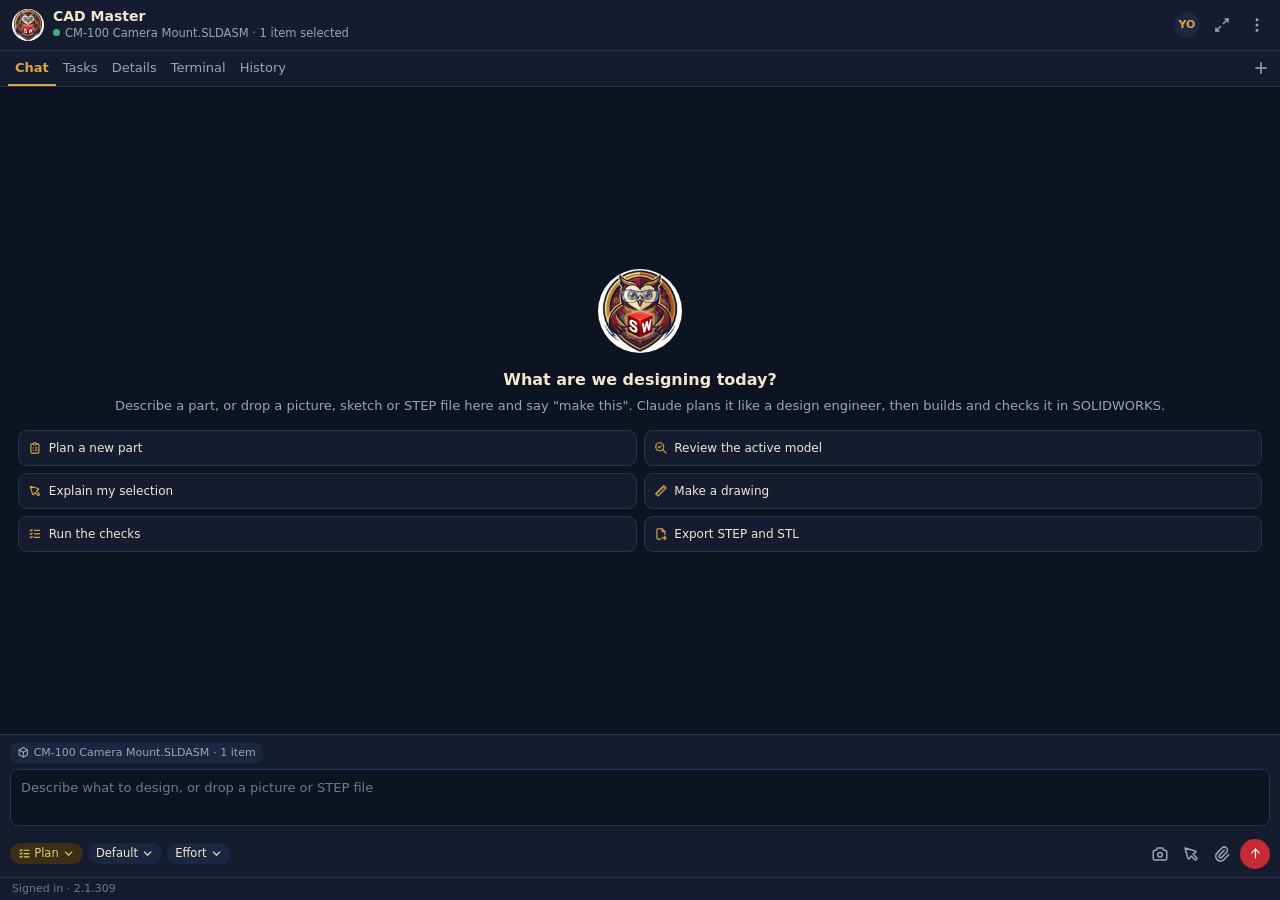
<file: ui/index.html>
<!doctype html>
<html lang="en" data-theme="dark">
<head>
<meta charset="utf-8">
<meta name="viewport" content="width=device-width, initial-scale=1">
<title>CAD Master</title>
<link rel="stylesheet" href="css/app.css">
<link rel="stylesheet" href="vendor/xterm.css">
</head>
<body>
<header class="hdr">
  <img class="logo" src="img/logo.png" alt="">
  <div class="ttl">
    <div class="t1">CAD Master</div>
    <div class="t2" id="ctxLine"><span class="dot"></span>Connecting…</div>
  </div>
  <button class="avatar" id="avatarBtn" title="Account">?</button>
  <button class="ibtn" id="popoutBtn" title="Pop out / dock" data-icon="arrows-diagonal"></button>
  <button class="ibtn" id="menuBtn" title="Menu" data-icon="dots-vertical"></button>
</header>

<nav class="tabs">
  <button class="tab on" data-tab="chat">Chat</button>
  <button class="tab" data-tab="tasks">Tasks<span class="badge hidden" id="taskBadge"></span></button>
  <button class="tab" data-tab="details" title="The detailed process: commands, scripts and results">Details</button>
  <button class="tab" data-tab="terminal">Terminal</button>
  <button class="tab" data-tab="history">History</button>
  <span class="sp"></span>
  <button class="ibtn" id="newChatBtn" title="New chat" data-icon="plus"></button>
</nav>

<div class="updbar hidden" id="updBar"></div>

<section class="view" id="chatView">
  <div id="messages"></div>
  <div class="activity hidden" id="activity">
    <span class="gears" aria-hidden="true"><span class="g1" data-icon="settings"></span><span class="g2" data-icon="settings"></span></span>
    <span class="at">Getting started</span>
    <span class="hands hidden" title="Claude is working in SOLIDWORKS. Don't click in the model for a moment."><span data-icon="hand-stop"></span>hands off</span>
    <img class="thumb hidden" alt="" title="Latest model view">
    <span class="el"></span>
    <button class="ibtn" id="actDetails" title="See the detailed process" data-icon="list-details"></button>
  </div>
  <div class="cmp">
    <div class="menu hidden" id="palette"></div>
    <div class="ctx" id="ctxChips"></div>
    <textarea id="input" rows="2" placeholder="Ask CAD Master, or type / for commands"></textarea>
    <div class="row">
      <button class="chip" id="modeChip" title="Permission mode (Shift+Tab)"></button>
      <button class="chip" id="modelChip" title="Model"></button>
      <button class="chip" id="effortChip" title="Effort"></button>
      <span class="sp"></span>
      <button class="ibtn" id="viewBtn" title="Attach a screenshot of the SOLIDWORKS view" data-icon="camera"></button>
      <button class="ibtn" id="selBtn" title="Attach the current selection" data-icon="pointer"></button>
      <button class="ibtn" id="fileBtn" title="Attach a file or image" data-icon="paperclip"></button>
      <button class="send" id="sendBtn" title="Send (Enter)" data-icon="arrow-up"></button>
    </div>
  </div>
</section>

<section class="view hidden" id="tasksView"></section>

<section class="view hidden" id="detailsView"><div id="detailLog"></div></section>

<section class="view hidden" id="termView">
  <div class="termbar">
    <button class="btn sm" id="termNew"><span data-icon="terminal-2"></span>Start Claude Code</button>
    <button class="btn sm" id="termResume" title="Continue the current chat in the terminal"><span data-icon="history"></span>Open this chat</button>
    <button class="btn sm" id="termStop"><span data-icon="player-stop"></span>Stop</button>
    <span class="sp"></span><span id="termTitle"></span>
  </div>
  <div id="term"></div>
</section>

<section class="view hidden" id="historyView"></section>

<div class="statusline"><span id="statusLeft"></span><span class="sp"></span><span id="statusRight"></span></div>

<div id="overlay" class="overlay hidden"></div>
<div id="toasts"></div>
<div id="lightbox" class="hidden"><img alt=""></div>
<div id="dropzone" class="hidden"><div><span data-icon="drag-drop"></span><b>Drop to attach</b><small>Pictures, sketches, STEP, IGES, STL, SOLIDWORKS files, PDFs</small></div></div>

<script src="js/icons.js"></script>
<script src="vendor/marked.umd.js"></script>
<script src="vendor/purify.min.js"></script>
<script src="vendor/xterm.js"></script>
<script src="vendor/addon-fit.js"></script>
<script src="js/bridge.js"></script>
<script src="js/mock.js"></script>
<script src="js/app.js"></script>
</body>
</html>
</file>
<file: ui/css/app.css>
/* CAD Master panel - "Owl Forge" theme from the CAD Master logo */
:root, :root[data-theme="dark"] {
  --bg: #0E1322; --panel: #151C30; --raised: #1D2640; --hover: #242E4D; --border: #2A3452; --border-strong: #3A4670;
  --text: #F3E7CF; --muted: #9BA4BC; --faint: #6F7894;
  --pri: #C62A35; --pri-hover: #DA3A45; --on-pri: #FFFFFF;
  --gold: #D8A548; --gold-bg: #3A2E14; --gold-text: #E9C778;
  --cyan: #4FC3D9; --ok: #3FB37F; --warn: #E3A33B; --danger: #E5484D;
  --warn-bg: #3A2E14; --warn-text: #F1D49A; --danger-bg: #3A1A1F; --danger-text: #F5B5B8;
  --code-bg: #0A0F1C; --user-bg: #1D2640; --shadow: rgba(0,0,0,.45);
  color-scheme: dark;
}
:root[data-theme="light"] {
  --bg: #FBF6EC; --panel: #FFFFFF; --raised: #F4ECDD; --hover: #EFE4CF; --border: #E3D7C1; --border-strong: #CDBD9F;
  --text: #18203A; --muted: #5B6478; --faint: #8A90A0;
  --pri: #B3202B; --pri-hover: #C8303B; --on-pri: #FFFFFF;
  --gold: #A8771E; --gold-bg: #F6E7C5; --gold-text: #7A5410;
  --cyan: #1F8AA3; --ok: #2E8B57; --warn: #C98A12; --danger: #C42B33;
  --warn-bg: #FAEEDA; --warn-text: #633806; --danger-bg: #FBE7E8; --danger-text: #7A1A20;
  --code-bg: #F4ECDD; --user-bg: #F4ECDD; --shadow: rgba(24,32,58,.18);
  color-scheme: light;
}
@media (prefers-color-scheme: light) {
  :root[data-theme="system"] {
    --bg: #FBF6EC; --panel: #FFFFFF; --raised: #F4ECDD; --hover: #EFE4CF; --border: #E3D7C1; --border-strong: #CDBD9F;
    --text: #18203A; --muted: #5B6478; --faint: #8A90A0;
    --pri: #B3202B; --pri-hover: #C8303B; --gold: #A8771E; --gold-bg: #F6E7C5; --gold-text: #7A5410;
    --cyan: #1F8AA3; --ok: #2E8B57; --warn: #C98A12; --danger: #C42B33;
    --warn-bg: #FAEEDA; --warn-text: #633806; --danger-bg: #FBE7E8; --danger-text: #7A1A20;
    --code-bg: #F4ECDD; --user-bg: #F4ECDD; --shadow: rgba(24,32,58,.18);
    color-scheme: light;
  }
}

* { box-sizing: border-box; }
html, body { margin: 0; height: 100%; overflow: hidden; }
body {
  background: var(--bg); color: var(--text);
  font-family: "Segoe UI Variable Text", "Segoe UI", system-ui, sans-serif;
  font-size: var(--fs, 13px); line-height: 1.5;
  display: flex; flex-direction: column;
}
button, input, select, textarea { font: inherit; color: inherit; }
.hidden { display: none !important; }
svg.i { width: 1.15em; height: 1.15em; vertical-align: -0.2em; flex: none; }
a { color: var(--cyan); }
::-webkit-scrollbar { width: 10px; height: 10px; }
::-webkit-scrollbar-thumb { background: var(--border); border-radius: 6px; border: 2px solid var(--bg); }

/* header */
.hdr { display: flex; align-items: center; gap: 9px; padding: 8px 10px 8px 12px; background: var(--panel); border-bottom: 1px solid var(--border); flex: none; }
.hdr .logo { width: 32px; height: 32px; border-radius: 50%; object-fit: cover; background: #fff; flex: none; }
.hdr .ttl { flex: 1; min-width: 0; }
.hdr .t1 { font-weight: 600; font-size: 14px; line-height: 1.2; }
.hdr .t2 { font-size: 11.5px; color: var(--muted); white-space: nowrap; overflow: hidden; text-overflow: ellipsis; }
.dot { display: inline-block; width: 7px; height: 7px; border-radius: 50%; margin-right: 5px; vertical-align: 1px; background: var(--faint); }
.dot.ok { background: var(--ok); } .dot.busy { background: var(--warn); animation: pulse 1.2s infinite; } .dot.err { background: var(--danger); }
@keyframes pulse { 50% { opacity: .35; } }
.avatar { width: 26px; height: 26px; border-radius: 50%; background: var(--raised); color: var(--gold); display: flex; align-items: center; justify-content: center; font-size: 11px; font-weight: 600; flex: none; cursor: pointer; border: none; }
.ibtn { background: none; border: none; color: var(--muted); padding: 4px; border-radius: 6px; cursor: pointer; display: inline-flex; align-items: center; justify-content: center; }
.ibtn:hover { background: var(--hover); color: var(--text); }
.ibtn svg.i { width: 18px; height: 18px; }

/* tabs */
.tabs { display: flex; align-items: center; padding: 0 6px 0 8px; background: var(--panel); border-bottom: 1px solid var(--border); flex: none; }
.tabs .tab { background: none; border: none; border-bottom: 2px solid transparent; padding: 7px 7px 6px; color: var(--muted); cursor: pointer; }
.tabs .tab:hover { color: var(--text); }
.tabs .tab.on { color: var(--gold); border-bottom-color: var(--gold); font-weight: 600; }
:root[data-theme="light"] .tabs .tab.on { color: var(--pri); border-bottom-color: var(--pri); }
.tabs .badge { background: var(--pri); color: #fff; border-radius: 8px; font-size: 10px; padding: 0 5px; margin-left: 4px; }
.tabs .sp { flex: 1; }

.view { flex: 1; min-height: 0; display: flex; flex-direction: column; }

/* chat */
#messages { flex: 1; overflow-y: auto; padding: 12px; display: flex; flex-direction: column; gap: 8px; }
#messages > *, #detailLog > * { flex-shrink: 0; }
.ub { align-self: flex-end; max-width: 88%; background: var(--user-bg); border-radius: 12px 12px 4px 12px; padding: 8px 11px; white-space: pre-wrap; word-wrap: break-word; }
.ub .atts { display: flex; flex-wrap: wrap; gap: 5px; margin-top: 6px; }
.ub img { max-width: 160px; max-height: 110px; border-radius: 6px; border: 1px solid var(--border); }
.md { word-wrap: break-word; padding: 0 2px; }
.md > :first-child { margin-top: 0; } .md > :last-child { margin-bottom: 0; }
.md p { margin: 0 0 8px; }
.md ul, .md ol { margin: 0 0 8px; padding-left: 20px; }
.md li { margin: 2px 0; }
.md h1, .md h2, .md h3, .md h4 { margin: 10px 0 6px; line-height: 1.3; }
.md h1 { font-size: 16px; } .md h2 { font-size: 15px; } .md h3, .md h4 { font-size: 13.5px; }
.md code { font-family: "Cascadia Mono", Consolas, monospace; font-size: .92em; background: var(--code-bg); padding: 1px 4px; border-radius: 4px; }
.md pre { background: var(--code-bg); border: 1px solid var(--border); border-radius: 8px; padding: 9px 10px; overflow-x: auto; position: relative; margin: 0 0 8px; }
.md pre code { background: none; padding: 0; font-size: 12px; }
.md table { border-collapse: collapse; margin: 0 0 8px; font-size: 12px; display: block; overflow-x: auto; }
.md th, .md td { border: 1px solid var(--border); padding: 4px 7px; text-align: left; }
.md th { background: var(--raised); }
.md blockquote { margin: 0 0 8px; padding-left: 10px; border-left: 3px solid var(--border-strong); color: var(--muted); }
.md a { color: var(--cyan); }
.md hr { border: none; border-top: 1px solid var(--border); }
.copy { position: absolute; top: 6px; right: 6px; opacity: 0; }
.md pre:hover .copy { opacity: 1; }

.think { border-left: 2px solid var(--border-strong); padding-left: 9px; color: var(--muted); font-size: 12px; }
.think summary { cursor: pointer; list-style: none; display: flex; align-items: center; gap: 5px; }
.think summary::-webkit-details-marker { display: none; }
.think .md { margin-top: 4px; }

.act { background: var(--panel); border: 1px solid var(--border); border-radius: 8px; font-size: 12px; }
.act > summary { display: flex; align-items: center; gap: 8px; padding: 5px 9px; color: var(--muted); cursor: pointer; list-style: none; }
.act > summary::-webkit-details-marker { display: none; }
.act > summary .nm { color: var(--text); font-weight: 600; }
.act > summary .sm { flex: 1; min-width: 0; white-space: nowrap; overflow: hidden; text-overflow: ellipsis; }
.act > summary .st { flex: none; }
.act .ic { color: var(--cyan); } .act .ic.gold { color: var(--gold); }
.act .ok { color: var(--ok); } .act .bad { color: var(--danger); } .act .run { color: var(--warn); animation: spin 1s linear infinite; }
@keyframes spin { to { transform: rotate(360deg); } }
.act .body { border-top: 1px solid var(--border); padding: 7px 9px; display: flex; flex-direction: column; gap: 6px; }
.act pre { margin: 0; max-height: 260px; overflow: auto; background: var(--code-bg); padding: 7px 8px; border-radius: 6px; font: 11.5px/1.45 "Cascadia Mono", Consolas, monospace; white-space: pre-wrap; word-break: break-word; }
.act .lbl { font-size: 11px; color: var(--faint); text-transform: uppercase; letter-spacing: .04em; }
.act img, .shot { max-width: 100%; border-radius: 6px; border: 1px solid var(--border); cursor: zoom-in; }
.shot { display: block; margin-top: 2px; }

.card { border: 1px solid var(--border); border-radius: 10px; background: var(--panel); padding: 10px 12px; }
.card.perm { border-color: var(--warn); }
.card.plan { border-color: var(--gold); }
.card.ask { border-color: var(--cyan); }
.card .ch { display: flex; align-items: center; gap: 6px; font-weight: 600; margin-bottom: 6px; }
.card.plan .ch { color: var(--gold); } .card.perm .ch { color: var(--warn); } .card.ask .ch { color: var(--cyan); }
.card pre { margin: 0 0 6px; max-height: 200px; overflow: auto; background: var(--code-bg); padding: 7px 8px; border-radius: 6px; font: 11.5px/1.45 "Cascadia Mono", Consolas, monospace; white-space: pre-wrap; word-break: break-word; }
.card .plan-body { max-height: 420px; overflow-y: auto; }
.card .btns { display: flex; flex-wrap: wrap; gap: 6px; margin-top: 10px; }
.card textarea { width: 100%; margin-top: 8px; }
.card.done { opacity: .75; }
.card .verdict { margin-top: 8px; font-size: 12px; color: var(--muted); }
.opt { display: flex; gap: 8px; align-items: flex-start; padding: 6px 8px; border: 1px solid var(--border); border-radius: 8px; margin: 4px 0; cursor: pointer; }
.opt:hover { background: var(--hover); }
.opt.sel { border-color: var(--cyan); background: var(--raised); }
.opt small { display: block; color: var(--muted); }

.btn { border: 1px solid var(--border-strong); background: transparent; border-radius: 7px; padding: 5px 11px; cursor: pointer; white-space: nowrap; display: inline-flex; align-items: center; gap: 5px; }
.btn:hover { background: var(--hover); }
.btn.pri { background: var(--pri); border-color: var(--pri); color: var(--on-pri); font-weight: 600; }
.btn.pri:hover { background: var(--pri-hover); }
.btn.danger { color: var(--danger); border-color: var(--danger); }
.btn.sm { padding: 3px 8px; font-size: 12px; }
.btn:disabled { opacity: .5; cursor: default; }

.note { font-size: 12px; color: var(--muted); text-align: center; padding: 2px 0; }
.note.err { color: var(--danger-text); background: var(--danger-bg); border-radius: 8px; padding: 7px 9px; text-align: left; white-space: pre-wrap; }
.result { font-size: 11px; color: var(--faint); text-align: right; }

.empty { margin: auto 0; text-align: center; padding: 16px 6px; }
.empty .logo { width: 84px; height: 84px; border-radius: 50%; object-fit: cover; background: #fff; }
.empty h2 { font-size: 16px; margin: 10px 0 4px; }
.empty p { color: var(--muted); margin: 0 0 14px; }
.starters { display: grid; grid-template-columns: 1fr 1fr; gap: 7px; text-align: left; }
.starter { border: 1px solid var(--border); background: var(--panel); border-radius: 9px; padding: 8px 9px; cursor: pointer; font-size: 12px; display: flex; gap: 7px; align-items: flex-start; }
.starter:hover { border-color: var(--gold); }
.starter svg { color: var(--gold); margin-top: 2px; }

/* activity line: animated gears + what Claude is doing, in one line */
.activity { display: flex; align-items: center; gap: 8px; margin: 0 10px 6px; padding: 5px 6px 5px 8px; border-radius: 10px; background: var(--raised); border: 1px solid var(--border); font-size: 12.5px; flex: none; min-width: 0; }
.activity .gears { position: relative; width: 30px; height: 24px; flex: none; }
.activity .gears span { position: absolute; display: flex; }
.activity .gears svg.i { width: 100%; height: 100%; vertical-align: 0; }
.activity .g1 { width: 20px; height: 20px; left: 0; top: 4px; color: var(--gold); animation: spin 2.4s linear infinite; }
.activity .g2 { width: 13px; height: 13px; left: 16px; top: 0; color: var(--cyan); animation: spin 1.56s linear infinite reverse; }
.activity .at { flex: 1; min-width: 0; white-space: nowrap; overflow: hidden; text-overflow: ellipsis; font-weight: 600;
  background: linear-gradient(90deg, var(--text) 40%, var(--gold-text) 50%, var(--text) 60%) 0 0 / 300% 100%; -webkit-background-clip: text; background-clip: text; color: transparent; animation: shimmer 2.8s linear infinite; }
@keyframes shimmer { from { background-position: 100% 0; } to { background-position: 0 0; } }
.activity .hands { display: inline-flex; align-items: center; gap: 3px; color: var(--warn-text); background: var(--warn-bg); border-radius: 6px; padding: 0 6px; font-size: 11px; white-space: nowrap; flex: none; }
.activity .thumb { height: 24px; width: 34px; object-fit: cover; border-radius: 4px; border: 1px solid var(--border); cursor: zoom-in; flex: none; background: #fff; }
.activity .el { color: var(--faint); font-variant-numeric: tabular-nums; font-size: 11px; flex: none; }
.activity .ibtn svg.i { width: 16px; height: 16px; }
@media (prefers-reduced-motion: reduce) { .activity .g1, .activity .g2, .activity .at { animation: none; } .activity .at { color: var(--text); background: none; } }

/* model view at the end of a turn, file chips, permission details */
figure.mview { margin: 0; align-self: flex-start; max-width: 100%; }
figure.mview img { max-height: 220px; background: #fff; }
figure.mview figcaption { font-size: 11px; color: var(--faint); display: flex; gap: 4px; align-items: center; margin-top: 2px; }
.fchip { display: inline-flex; align-items: center; gap: 4px; max-width: 100%; vertical-align: middle; padding: 1px 8px 1px 6px; margin: 1px 0; border-radius: 6px; background: var(--raised); border: 1px solid var(--border); color: var(--text); font-size: .92em; cursor: pointer; user-select: none; }
.fchip:hover { border-color: var(--gold); }
.fchip svg.i { color: var(--gold); }
.fchip span { overflow: hidden; text-overflow: ellipsis; white-space: nowrap; }
.card .what { font-weight: 600; margin-bottom: 4px; }
.card details.tech summary { font-size: 11.5px; color: var(--faint); cursor: pointer; margin-bottom: 4px; }
.card details.tech pre { margin-top: 4px; }

/* details tab */
#detailsView { overflow-y: auto; }
#detailLog { padding: 12px; display: flex; flex-direction: column; gap: 8px; }
#detailLog > .think { color: var(--muted); }
.result { display: flex; justify-content: flex-end; align-items: center; gap: 4px; }
.result svg.i { color: var(--ok); }

/* drop zone */
#dropzone { position: absolute; inset: 6px; z-index: 80; border: 2px dashed var(--gold); border-radius: 12px; background: color-mix(in srgb, var(--bg) 88%, transparent); display: flex; align-items: center; justify-content: center; pointer-events: none; }
#dropzone > div { display: flex; flex-direction: column; align-items: center; gap: 4px; text-align: center; padding: 16px; }
#dropzone svg.i { width: 40px; height: 40px; color: var(--gold); }
#dropzone small { color: var(--muted); }

.banner { display: flex; gap: 7px; align-items: center; background: var(--warn-bg); color: var(--warn-text); border-radius: 8px; padding: 7px 9px; font-size: 12px; margin: 0 10px 6px; flex: none; }

/* composer */
.cmp { background: var(--panel); border-top: 1px solid var(--border); padding: 8px 10px 8px; flex: none; position: relative; }
.ctx { display: flex; flex-wrap: wrap; gap: 5px; margin-bottom: 6px; }
.cx { display: inline-flex; align-items: center; gap: 4px; font-size: 11px; color: var(--muted); background: var(--raised); border-radius: 6px; padding: 2px 7px; max-width: 100%; }
.cx span { overflow: hidden; text-overflow: ellipsis; white-space: nowrap; max-width: 220px; }
.cx img { height: 18px; border-radius: 3px; }
.cx button { background: none; border: none; color: var(--faint); cursor: pointer; padding: 0; display: inline-flex; }
.cx button:hover { color: var(--danger); }
#input { width: 100%; resize: none; background: var(--bg); border: 1px solid var(--border); border-radius: 8px; padding: 8px 10px; min-height: 52px; max-height: 220px; outline: none; }
#input:focus { border-color: var(--border-strong); }
#input::placeholder { color: var(--faint); }
.row { display: flex; align-items: center; gap: 5px; margin-top: 7px; }
.chip { display: inline-flex; align-items: center; gap: 3px; padding: 2px 8px; border-radius: 999px; font-size: 11.5px; background: var(--raised); color: var(--text); border: none; cursor: pointer; white-space: nowrap; flex: none; }
.chip:hover { background: var(--hover); }
.chip.mode-plan { background: var(--gold-bg); color: var(--gold-text); }
.chip.mode-bypassPermissions { background: var(--danger-bg); color: var(--danger-text); }
.row .sp { flex: 1; }
.send { width: 30px; height: 30px; border-radius: 50%; background: var(--pri); color: #fff; border: none; display: flex; align-items: center; justify-content: center; cursor: pointer; }
.send:hover { background: var(--pri-hover); }
.send.stop { border-radius: 8px; background: var(--text); color: var(--bg); }
.statusline { display: flex; align-items: center; gap: 4px; font-size: 11px; color: var(--faint); padding: 3px 12px; background: var(--panel); border-top: 1px solid var(--border); flex: none; }
.statusline .sp { flex: 1; }
.statusline span { white-space: nowrap; overflow: hidden; text-overflow: ellipsis; }

/* menus and palettes */
.menu { position: fixed; z-index: 50; background: var(--panel); border: 1px solid var(--border-strong); border-radius: 9px; box-shadow: 0 8px 24px var(--shadow); padding: 4px; min-width: 190px; max-height: 70vh; overflow-y: auto; }
.menu .mi { display: flex; align-items: center; gap: 8px; padding: 6px 9px; border-radius: 6px; cursor: pointer; white-space: nowrap; }
.menu .mi:hover, .menu .mi.act-item { background: var(--hover); }
.menu .mi small { color: var(--muted); margin-left: auto; padding-left: 12px; }
.menu .mi.cur { color: var(--gold); }
.menu .sep { height: 1px; background: var(--border); margin: 4px 2px; }
.menu .hd { font-size: 11px; color: var(--faint); padding: 4px 9px 2px; text-transform: uppercase; letter-spacing: .04em; }
#palette { position: absolute; left: 10px; right: 10px; bottom: 100%; margin-bottom: 4px; min-width: 0; }
#palette .mi { flex-direction: column; align-items: flex-start; gap: 0; }
#palette .mi small { margin-left: 0; padding-left: 0; white-space: normal; }

/* tasks */
#tasksView { overflow-y: auto; padding: 12px; gap: 9px; }
.tt { font-weight: 600; font-size: 13.5px; }
.bar { height: 6px; border-radius: 3px; background: var(--raised); flex: none; }
.bar div { height: 6px; border-radius: 3px; background: var(--pri); transition: width .3s; }
.sub { font-size: 11.5px; color: var(--muted); }
.step { display: flex; gap: 8px; align-items: flex-start; padding: 2px 0; cursor: pointer; border-radius: 6px; }
.step:hover { background: var(--hover); }
.step svg.i { width: 17px; height: 17px; margin-top: 1px; }
.step.done svg.i { color: var(--ok); }
.step.now { font-weight: 600; color: var(--pri); }
.step.now svg.i { color: var(--warn); animation: spin 1.2s linear infinite; }
.step.todo { color: var(--muted); }
.step .note2 { font-weight: 400; font-size: 11.5px; color: var(--muted); }
details.planbox { border: 1px solid var(--border); border-radius: 8px; background: var(--panel); }
details.planbox summary { padding: 7px 10px; cursor: pointer; display: flex; gap: 7px; align-items: center; }
details.planbox .md { padding: 0 12px 10px; }

/* terminal */
#termView { padding: 0; }
.termbar { display: flex; gap: 6px; align-items: center; padding: 6px 10px; background: var(--panel); border-bottom: 1px solid var(--border); flex: none; flex-wrap: wrap; }
.termbar .sp { flex: 1; }
.termbar span { font-size: 12px; color: var(--muted); }
#term { flex: 1; min-height: 0; padding: 6px 4px 4px 8px; background: #0A0F1C; }
.xterm .xterm-viewport { background-color: #0A0F1C !important; }

/* history */
#historyView { overflow-y: auto; padding: 10px; gap: 6px; }
.hist { border: 1px solid var(--border); background: var(--panel); border-radius: 8px; padding: 8px 10px; cursor: pointer; }
.hist:hover { border-color: var(--gold); }
.hist .h1 { font-weight: 600; white-space: nowrap; overflow: hidden; text-overflow: ellipsis; }
.hist .h2 { font-size: 11.5px; color: var(--muted); display: flex; gap: 8px; align-items: center; }
.hist .h2 .sp { flex: 1; }

/* overlays (settings, account, brief, setup) */
.overlay { position: absolute; inset: 0; background: var(--bg); z-index: 40; display: flex; flex-direction: column; }
.overlay .oh { display: flex; align-items: center; gap: 8px; padding: 10px 12px; background: var(--panel); border-bottom: 1px solid var(--border); font-weight: 600; }
.overlay .oh .sp { flex: 1; }
.overlay .ob { flex: 1; overflow-y: auto; padding: 12px 14px; display: flex; flex-direction: column; gap: 12px; }
.field label { display: block; font-size: 12px; color: var(--muted); margin-bottom: 3px; }
.field input[type=text], .field select, .field textarea, .card textarea { width: 100%; background: var(--panel); border: 1px solid var(--border); border-radius: 7px; padding: 6px 9px; outline: none; }
.field textarea { min-height: 64px; resize: vertical; }
.field input:focus, .field select:focus, .field textarea:focus { border-color: var(--border-strong); }
.field .hint { font-size: 11.5px; color: var(--faint); margin-top: 3px; }
.check { display: flex; gap: 8px; align-items: flex-start; }
.check input { margin-top: 3px; }
.inline { display: flex; gap: 6px; }
.inline input { flex: 1; }
.section { font-size: 11px; color: var(--faint); text-transform: uppercase; letter-spacing: .05em; border-bottom: 1px solid var(--border); padding-bottom: 3px; }
/* first-run setup checklist */
.setup .shead { display: flex; gap: 12px; align-items: center; }
.setup .shead .logo { width: 56px; height: 56px; flex: none; border-radius: 50%; object-fit: cover; background: #fff; }
.setup .shead h1 { font-size: 17px; margin: 0 0 2px; }
.setup .shead p { color: var(--muted); margin: 0; font-size: 12.5px; }
.setup .slist { display: flex; flex-direction: column; border: 1px solid var(--border); border-radius: 9px; background: var(--panel); }
.setup .srow { display: flex; gap: 10px; align-items: flex-start; padding: 9px 11px; }
.setup .srow + .srow { border-top: 1px solid var(--border); }
.setup .sic { flex: none; margin-top: 1px; color: var(--faint); }
.setup .srow[data-state=ok] .sic { color: var(--ok); }
.setup .srow[data-state=missing] .sic { color: var(--warn); }
.setup .srow[data-state=fail] .sic { color: var(--danger); }
.setup .srow[data-state=running] .sic, .setup .srow[data-state=untested] .sic { color: var(--cyan); }
.setup .srow[data-state=blocked] .stx { opacity: .6; }
.setup .stx { flex: 1; min-width: 0; }
.setup .stt { font-weight: 600; }
.setup .sdt { font-size: 12px; color: var(--muted); margin-top: 1px; }
.setup .serr { font-size: 12px; color: var(--danger-text); background: var(--danger-bg); border-radius: 6px; padding: 5px 8px; margin-top: 5px; }
.setup .serr summary { cursor: pointer; color: var(--muted); margin-top: 3px; }
.setup .serr pre { margin: 4px 0 0; max-height: 180px; overflow: auto; white-space: pre-wrap; word-break: break-word; font: 11px/1.4 "Cascadia Mono", Consolas, monospace; color: var(--text); }
.setup .sbt { flex: none; }
.setup .btns { display: flex; flex-wrap: wrap; gap: 6px; }
.spin { display: inline-flex; animation: spin 1s linear infinite; }
/* App update bar, under the tabs */
.updbar { position: relative; display: flex; flex-wrap: wrap; align-items: center; gap: 5px 6px; padding: 6px 8px 6px 10px; flex: none; font-size: 12.5px;
  background: var(--gold-bg); color: var(--gold-text); border-bottom: 1px solid var(--border); }
.updbar .ut { flex: 1 1 150px; min-width: 0; }
.updbar .ut svg.i { width: 15px; height: 15px; vertical-align: -3px; margin-right: 5px; }
.updbar .ut .spin { vertical-align: -3px; }
.updbar .ut b { font-weight: 600; }
.updbar.crit, .updbar.err { background: var(--danger-bg); color: var(--danger-text); }
.updbar .btn { color: inherit; border-color: currentColor; }
.updbar .btn.pri { background: var(--gold); border-color: var(--gold); color: #1A1406; }
.updbar.crit .btn.pri, .updbar.err .btn.pri { background: var(--danger); border-color: var(--danger); color: #fff; }
.updbar .ibtn { color: inherit; }
.updbar .prog { position: absolute; left: 0; bottom: -1px; height: 2px; background: var(--gold); transition: width .3s; }

/* "Design rules updated" entry in Details */
.skupd { border-left: 2px solid var(--gold); padding: 2px 0 2px 9px; margin: 6px 0; }
.skupd > .note { text-align: left; }

.kv { display: grid; grid-template-columns: auto 1fr; gap: 4px 12px; font-size: 12.5px; }
.kv div:nth-child(odd) { color: var(--muted); }

#toasts { position: absolute; left: 10px; right: 10px; bottom: 120px; z-index: 60; display: flex; flex-direction: column; gap: 6px; pointer-events: none; }
.toast { background: var(--panel); border: 1px solid var(--border-strong); border-radius: 8px; padding: 7px 10px; box-shadow: 0 6px 18px var(--shadow); font-size: 12px; pointer-events: auto; }
.toast.error { border-color: var(--danger); } .toast.ok { border-color: var(--ok); } .toast.warn { border-color: var(--warn); }

#lightbox { position: absolute; inset: 0; background: rgba(0,0,0,.8); z-index: 70; display: flex; align-items: center; justify-content: center; cursor: zoom-out; }
#lightbox img { max-width: 96%; max-height: 96%; border-radius: 6px; }
</file>
<file: ui/vendor/xterm.css>
/**
 * Copyright (c) 2014 The xterm.js authors. All rights reserved.
 * Copyright (c) 2012-2013, Christopher Jeffrey (MIT License)
 * https://github.com/chjj/term.js
 * @license MIT
 *
 * Permission is hereby granted, free of charge, to any person obtaining a copy
 * of this software and associated documentation files (the "Software"), to deal
 * in the Software without restriction, including without limitation the rights
 * to use, copy, modify, merge, publish, distribute, sublicense, and/or sell
 * copies of the Software, and to permit persons to whom the Software is
 * furnished to do so, subject to the following conditions:
 *
 * The above copyright notice and this permission notice shall be included in
 * all copies or substantial portions of the Software.
 *
 * THE SOFTWARE IS PROVIDED "AS IS", WITHOUT WARRANTY OF ANY KIND, EXPRESS OR
 * IMPLIED, INCLUDING BUT NOT LIMITED TO THE WARRANTIES OF MERCHANTABILITY,
 * FITNESS FOR A PARTICULAR PURPOSE AND NONINFRINGEMENT. IN NO EVENT SHALL THE
 * AUTHORS OR COPYRIGHT HOLDERS BE LIABLE FOR ANY CLAIM, DAMAGES OR OTHER
 * LIABILITY, WHETHER IN AN ACTION OF CONTRACT, TORT OR OTHERWISE, ARISING FROM,
 * OUT OF OR IN CONNECTION WITH THE SOFTWARE OR THE USE OR OTHER DEALINGS IN
 * THE SOFTWARE.
 *
 * Originally forked from (with the author's permission):
 *   Fabrice Bellard's javascript vt100 for jslinux:
 *   http://bellard.org/jslinux/
 *   Copyright (c) 2011 Fabrice Bellard
 *   The original design remains. The terminal itself
 *   has been extended to include xterm CSI codes, among
 *   other features.
 */

/**
 *  Default styles for xterm.js
 */

.xterm {
    cursor: text;
    position: relative;
    user-select: none;
    -ms-user-select: none;
    -webkit-user-select: none;
}

.xterm.focus,
.xterm:focus {
    outline: none;
}

.xterm .xterm-helpers {
    position: absolute;
    top: 0;
    /**
     * The z-index of the helpers must be higher than the canvases in order for
     * IMEs to appear on top.
     */
    z-index: 5;
}

.xterm .xterm-helper-textarea {
    padding: 0;
    border: 0;
    margin: 0;
    /* Move textarea out of the screen to the far left, so that the cursor is not visible */
    position: absolute;
    opacity: 0;
    left: -9999em;
    top: 0;
    width: 0;
    height: 0;
    z-index: -5;
    /** Prevent wrapping so the IME appears against the textarea at the correct position */
    white-space: nowrap;
    overflow: hidden;
    resize: none;
}

.xterm .composition-view {
    /* TODO: Composition position got messed up somewhere */
    background: #000;
    color: #FFF;
    display: none;
    position: absolute;
    white-space: nowrap;
    z-index: 1;
}

.xterm .composition-view.active {
    display: block;
}

.xterm .xterm-viewport {
    /* On OS X this is required in order for the scroll bar to appear fully opaque */
    background-color: #000;
    overflow-y: scroll;
    cursor: default;
    position: absolute;
    right: 0;
    left: 0;
    top: 0;
    bottom: 0;
}

.xterm .xterm-screen {
    position: relative;
}

.xterm .xterm-screen canvas {
    position: absolute;
    left: 0;
    top: 0;
}

.xterm-char-measure-element {
    display: inline-block;
    visibility: hidden;
    position: absolute;
    top: 0;
    left: -9999em;
    line-height: normal;
}

.xterm.enable-mouse-events {
    /* When mouse events are enabled (eg. tmux), revert to the standard pointer cursor */
    cursor: default;
}

.xterm.xterm-cursor-pointer,
.xterm .xterm-cursor-pointer {
    cursor: pointer;
}

.xterm.column-select.focus {
    /* Column selection mode */
    cursor: crosshair;
}

.xterm .xterm-accessibility:not(.debug),
.xterm .xterm-message {
    position: absolute;
    left: 0;
    top: 0;
    bottom: 0;
    right: 0;
    z-index: 10;
    color: transparent;
    pointer-events: none;
}

.xterm .xterm-accessibility-tree:not(.debug) *::selection {
  color: transparent;
}

.xterm .xterm-accessibility-tree {
  font-family: monospace;
  user-select: text;
  white-space: pre;
}

.xterm .xterm-accessibility-tree > div {
  transform-origin: left;
  width: fit-content;
}

.xterm .live-region {
    position: absolute;
    left: -9999px;
    width: 1px;
    height: 1px;
    overflow: hidden;
}

.xterm-dim {
    /* Dim should not apply to background, so the opacity of the foreground color is applied
     * explicitly in the generated class and reset to 1 here */
    opacity: 1 !important;
}

.xterm-underline-1 { text-decoration: underline; }
.xterm-underline-2 { text-decoration: double underline; }
.xterm-underline-3 { text-decoration: wavy underline; }
.xterm-underline-4 { text-decoration: dotted underline; }
.xterm-underline-5 { text-decoration: dashed underline; }

.xterm-overline {
    text-decoration: overline;
}

.xterm-overline.xterm-underline-1 { text-decoration: overline underline; }
.xterm-overline.xterm-underline-2 { text-decoration: overline double underline; }
.xterm-overline.xterm-underline-3 { text-decoration: overline wavy underline; }
.xterm-overline.xterm-underline-4 { text-decoration: overline dotted underline; }
.xterm-overline.xterm-underline-5 { text-decoration: overline dashed underline; }

.xterm-strikethrough {
    text-decoration: line-through;
}

.xterm-screen .xterm-decoration-container .xterm-decoration {
	z-index: 6;
	position: absolute;
}

.xterm-screen .xterm-decoration-container .xterm-decoration.xterm-decoration-top-layer {
	z-index: 7;
}

.xterm-decoration-overview-ruler {
    z-index: 8;
    position: absolute;
    top: 0;
    right: 0;
    pointer-events: none;
}

.xterm-decoration-top {
    z-index: 2;
    position: relative;
}



/* Derived from vs/base/browser/ui/scrollbar/media/scrollbar.css */

/* xterm.js customization: Override xterm's cursor style */
.xterm .xterm-scrollable-element > .scrollbar {
    cursor: default;
}

/* Arrows */
.xterm .xterm-scrollable-element > .scrollbar > .scra {
	cursor: pointer;
	font-size: 11px !important;
}

.xterm .xterm-scrollable-element > .visible {
	opacity: 1;

	/* Background rule added for IE9 - to allow clicks on dom node */
	background:rgba(0,0,0,0);

	transition: opacity 100ms linear;
	/* In front of peek view */
	z-index: 11;
}
.xterm .xterm-scrollable-element > .invisible {
	opacity: 0;
	pointer-events: none;
}
.xterm .xterm-scrollable-element > .invisible.fade {
	transition: opacity 800ms linear;
}

/* Scrollable Content Inset Shadow */
.xterm .xterm-scrollable-element > .shadow {
	position: absolute;
	display: none;
}
.xterm .xterm-scrollable-element > .shadow.top {
	display: block;
	top: 0;
	left: 3px;
	height: 3px;
	width: 100%;
	box-shadow: var(--vscode-scrollbar-shadow, #000) 0 6px 6px -6px inset;
}
.xterm .xterm-scrollable-element > .shadow.left {
	display: block;
	top: 3px;
	left: 0;
	height: 100%;
	width: 3px;
	box-shadow: var(--vscode-scrollbar-shadow, #000) 6px 0 6px -6px inset;
}
.xterm .xterm-scrollable-element > .shadow.top-left-corner {
	display: block;
	top: 0;
	left: 0;
	height: 3px;
	width: 3px;
}
.xterm .xterm-scrollable-element > .shadow.top.left {
	box-shadow: var(--vscode-scrollbar-shadow, #000) 6px 0 6px -6px inset;
}
</file>
